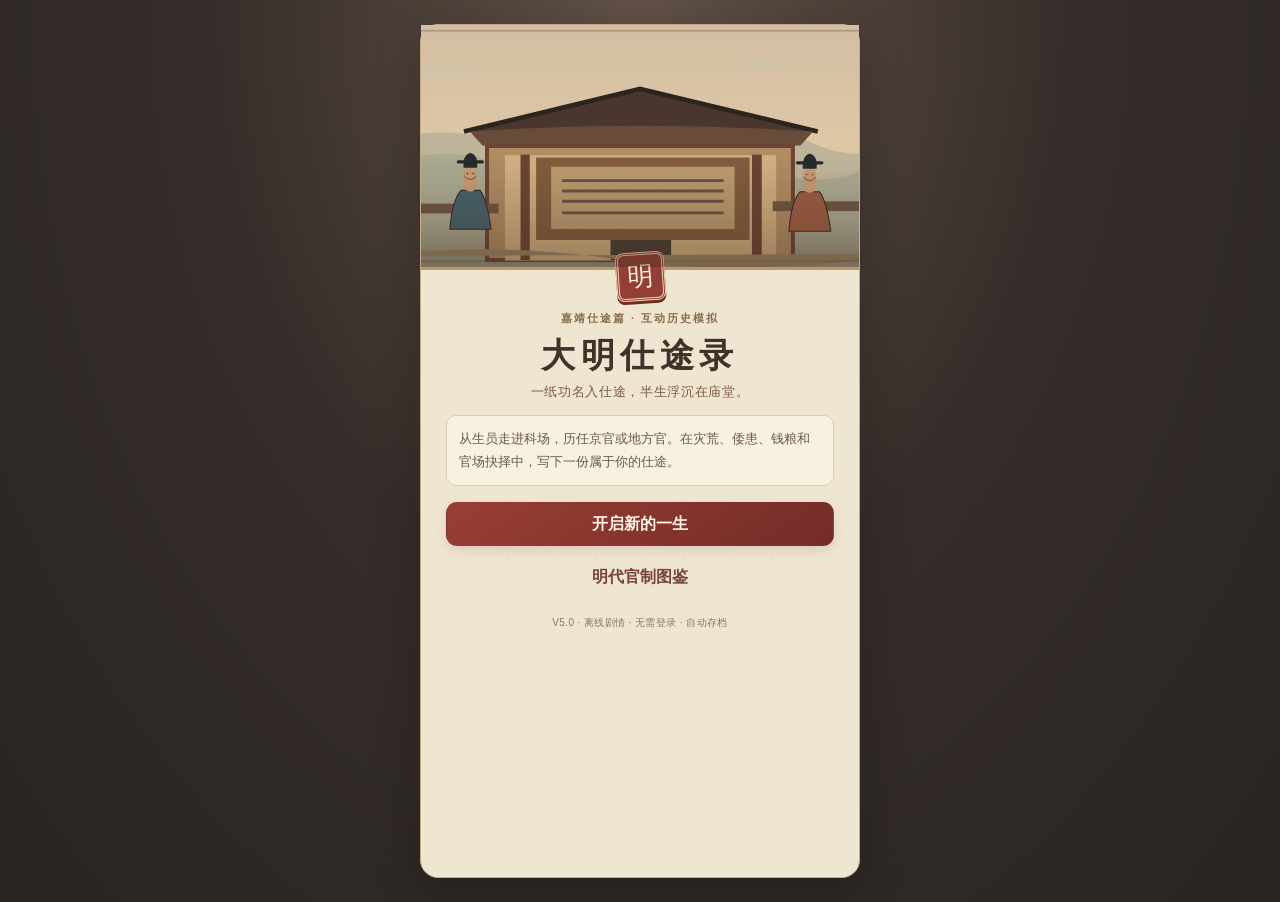
<file: index.html>
<!doctype html>
<html lang="zh-CN"><head><meta charset="utf-8">
<meta name="viewport" content="width=device-width,initial-scale=1,viewport-fit=cover">
<meta http-equiv="refresh" content="0; url=./v5/">
<title>大明仕途录 · 正在进入 V5</title>
<style>html,body{margin:0;background:#eee4cd;color:#30291f;font-family:-apple-system,BlinkMacSystemFont,"PingFang SC",sans-serif}main{max-width:430px;margin:20vh auto;padding:28px;text-align:center}a{display:inline-block;margin-top:12px;border-radius:10px;padding:12px 24px;background:#86382e;color:#fff;text-decoration:none}</style>
</head><body><main><h1>大明仕途录</h1><p>正在进入仕途新章 V5…</p><a href="./v5/">点击开始游戏</a></main><script>location.replace('./v5/');</script></body></html>
</file>
